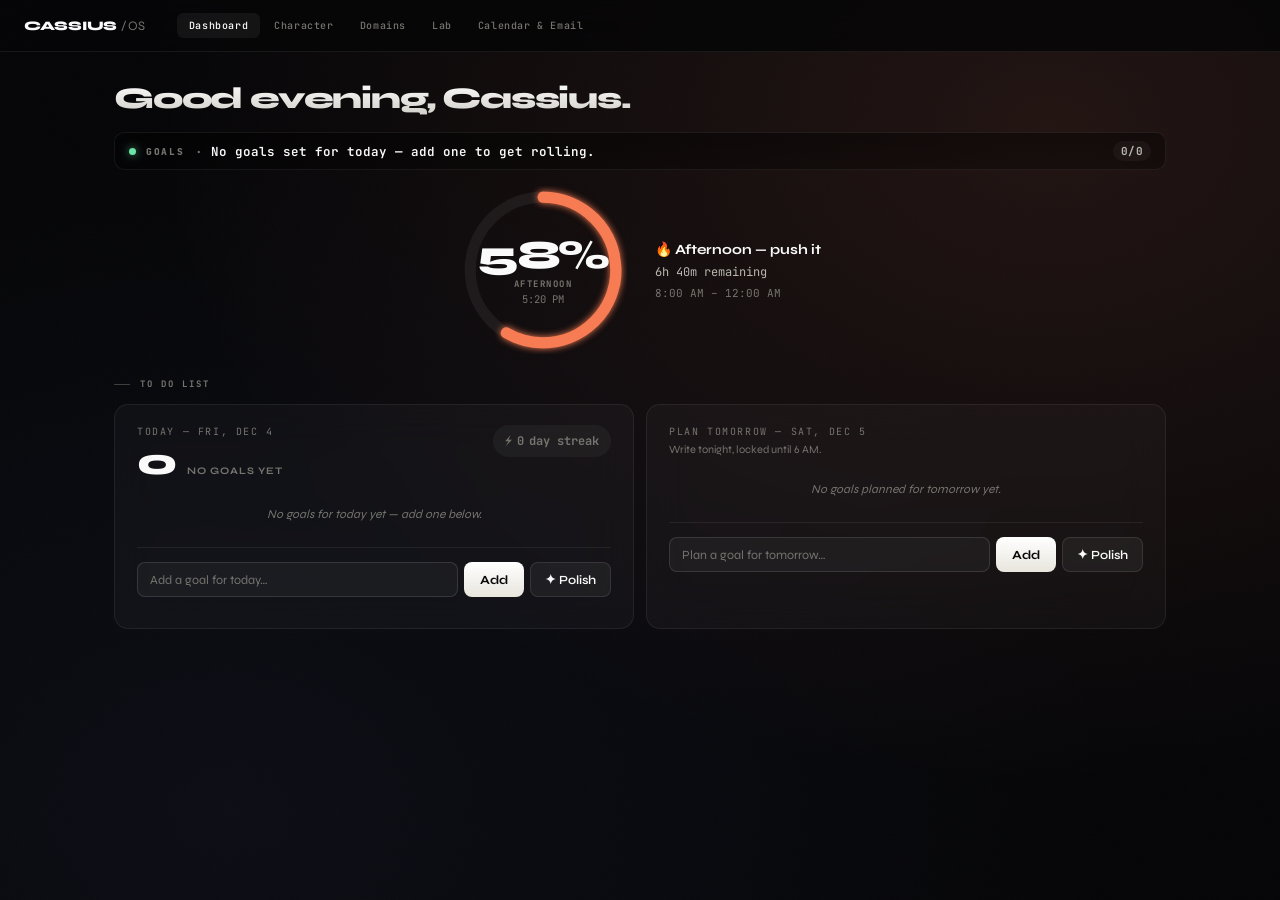
<file: dashboard.html>
<!DOCTYPE html>
<html lang="en">
<head>
<meta charset="UTF-8">
<meta name="viewport" content="width=device-width, initial-scale=1.0">
<title>Cassius OS</title>
<link rel="preconnect" href="https://fonts.googleapis.com">
<link rel="preconnect" href="https://fonts.gstatic.com" crossorigin>
<link href="https://fonts.googleapis.com/css2?family=Syne:wght@400;500;600;700;800&family=JetBrains+Mono:wght@300;400;500;600;700&display=swap" rel="stylesheet">
<style>
:root {
  --bg: #060608;
  --bg2: rgba(255,255,255,0.03);
  --bg3: rgba(255,255,255,0.055);
  --border: rgba(255,255,255,0.07);
  --border2: rgba(255,255,255,0.12);
  --text1: #FAFAFA;
  --text2: #B8B6B0;
  --text3: #76746E;
  --green: #6BE3A4;
  --yellow: #F2C063;
  --red: #FF6B6B;
  --blue: #7EB8F7;
  --display: 'Syne', sans-serif;
  --mono: 'JetBrains Mono', ui-monospace, monospace;
}
*,*::before,*::after{box-sizing:border-box;margin:0;padding:0}
body{background:var(--bg);color:var(--text1);font-family:var(--display);min-height:100vh;overflow-x:hidden}
body::before{content:'';position:fixed;inset:0;background:radial-gradient(ellipse at 82% 14%,rgba(224,118,88,0.13) 0%,transparent 60%),radial-gradient(ellipse at 18% 90%,rgba(100,120,200,0.07) 0%,transparent 60%);pointer-events:none;z-index:0}
body::after{content:'';position:fixed;inset:0;background-image:url("data:image/svg+xml,%3Csvg xmlns='http://www.w3.org/2000/svg' width='200' height='200'%3E%3Cfilter id='n'%3E%3CfeTurbulence type='fractalNoise' baseFrequency='0.65' numOctaves='3' stitchTiles='stitch'/%3E%3C/filter%3E%3Crect width='200' height='200' filter='url(%23n)' opacity='0.03'/%3E%3C/svg%3E");pointer-events:none;z-index:0;opacity:0.4}

.card{background:var(--bg2);border:0.5px solid var(--border);border-radius:14px;padding:20px 22px;backdrop-filter:blur(20px)}

.section-label{font-family:var(--mono);font-size:9px;font-weight:700;letter-spacing:0.22em;text-transform:uppercase;color:var(--text3);display:flex;align-items:center;gap:10px;margin-bottom:14px}
.section-label::before{content:'';display:block;width:16px;height:0.5px;background:var(--text3);opacity:0.5;flex-shrink:0}
.section-label::after{content:'';flex:1;height:0.5px;background:linear-gradient(90deg,rgba(255,255,255,0.07),transparent)}

/* NAV */
.nav{position:fixed;top:0;left:0;right:0;height:52px;background:rgba(6,6,8,0.85);backdrop-filter:blur(20px);border-bottom:0.5px solid var(--border);display:flex;align-items:center;padding:0 24px;z-index:100}
.nav-brand{font-size:13px;font-weight:800;letter-spacing:-0.02em;margin-right:32px;white-space:nowrap;flex-shrink:0}
.nav-brand .sep{color:var(--text3);font-weight:400}
.nav-tabs{display:flex;gap:2px;overflow-x:auto;scrollbar-width:none;flex:1}
.nav-tabs::-webkit-scrollbar{display:none}
.nav-tab{font-family:var(--mono);font-size:10px;font-weight:500;letter-spacing:0.06em;color:var(--text3);padding:6px 12px;border-radius:6px;cursor:pointer;border:none;background:transparent;white-space:nowrap;transition:color .15s,background .15s}
.nav-tab:hover{color:var(--text2);background:var(--bg2)}
.nav-tab.active{color:var(--text1);background:var(--bg3)}

/* PAGES */
.page{display:none;padding:80px 24px 64px;max-width:1100px;margin:0 auto;position:relative;z-index:1}
.page.active{display:block}

/* DASHBOARD */
.dash-title{font-size:30px;font-weight:800;letter-spacing:-0.04em;background:linear-gradient(180deg,#FFF 0%,#C7C4BC 120%);-webkit-background-clip:text;background-clip:text;-webkit-text-fill-color:transparent;margin-bottom:16px}

/* TICKER */
.ticker-row{margin-bottom:16px}
.goal-ticker{display:flex;align-items:center;gap:10px;padding:7px 14px;border-radius:10px;background:linear-gradient(180deg,rgba(0,0,0,0.42) 0%,rgba(0,0,0,0.30) 100%);border:0.5px solid var(--border);position:relative;overflow:hidden}
.goal-ticker-led{display:flex;align-items:center}
.goal-ticker-led-dot{width:7px;height:7px;border-radius:50%;background:var(--green);box-shadow:0 0 8px rgba(107,227,164,0.7);animation:ledpulse 1.6s ease-in-out infinite}
@keyframes ledpulse{0%,100%{opacity:1;transform:scale(1)}50%{opacity:0.45;transform:scale(0.85)}}
.goal-ticker-label{font-family:var(--mono);font-size:9.5px;font-weight:800;letter-spacing:0.18em;color:var(--text3);text-transform:uppercase}
.goal-ticker-stage{flex:1;height:22px;position:relative;overflow:hidden}
.goal-ticker-row{display:flex;align-items:center;gap:8px;height:22px;font-family:var(--mono);font-size:12.5px;font-weight:600;color:var(--text1);white-space:nowrap;position:absolute;width:100%}
.goal-ticker-meta{font-family:var(--mono);font-size:11px;font-weight:700;color:var(--text2);padding:3px 8px;border-radius:20px;background:rgba(255,255,255,0.04);letter-spacing:0.04em}
@keyframes ticker-leave{from{opacity:1;transform:translateY(0)}to{opacity:0;transform:translateY(-100%)}}
@keyframes ticker-enter{from{opacity:0;transform:translateY(100%)}to{opacity:1;transform:translateY(0)}}
.is-leaving{animation:ticker-leave 0.45s cubic-bezier(0.55,0,0.55,1) forwards}
.is-entering{animation:ticker-enter 0.45s cubic-bezier(0.22,1,0.36,1) forwards}

/* DAY RING */
.ring-container{display:flex;justify-content:center;align-items:center;gap:28px;flex-wrap:wrap;margin-bottom:24px}
.ring-svg-wrap{width:168px;height:168px;position:relative;flex-shrink:0}
.ring-svg-wrap svg{width:100%;height:100%}
.ring-center{position:absolute;inset:0;display:flex;flex-direction:column;align-items:center;justify-content:center}
.ring-pct{font-size:40px;font-weight:800;letter-spacing:-0.04em;font-variant-numeric:tabular-nums;line-height:1}
.ring-phase{font-family:var(--mono);font-size:9px;font-weight:700;letter-spacing:0.16em;text-transform:uppercase;color:var(--text3);margin-top:3px}
.ring-clock{font-family:var(--mono);font-size:10.5px;color:var(--text3);margin-top:2px}
.ring-info{max-width:260px;display:flex;flex-direction:column;gap:6px}
.ring-status{font-size:14px;font-weight:700}
.ring-remain{font-family:var(--mono);font-size:12px;color:var(--text2)}
.ring-range{font-family:var(--mono);font-size:11px;color:var(--text3)}

/* TWO-COL GRID */
.two-col{display:grid;grid-template-columns:1fr 1fr;gap:12px}
@media(max-width:720px){.two-col{grid-template-columns:1fr}}

/* GM CARD */
.gm-card{position:relative;overflow:hidden}
.gm-card-header{display:flex;justify-content:space-between;align-items:flex-start;flex-wrap:wrap;gap:10px;margin-bottom:14px}
.gm-eyebrow{font-family:var(--mono);font-size:10px;text-transform:uppercase;letter-spacing:0.16em;color:var(--text3);margin-bottom:5px}
.gm-progress-row{display:flex;align-items:baseline;gap:6px}
.gm-progress-num{font-size:38px;font-weight:800;letter-spacing:-0.045em;font-variant-numeric:tabular-nums;line-height:1}
.gm-progress-total{font-family:var(--mono);font-size:18px;color:var(--text3)}
.gm-progress-label{font-size:10px;font-weight:700;letter-spacing:0.1em;text-transform:uppercase;color:var(--text3)}
.gm-streak{display:inline-flex;align-items:center;gap:5px;padding:7px 11px;border-radius:30px;background:rgba(255,255,255,0.04);font-family:var(--mono);font-size:12px;font-weight:700;color:var(--text3);border:1px solid transparent;white-space:nowrap}
.gm-streak.active{background:rgba(242,192,99,0.1);color:var(--yellow);border-color:rgba(242,192,99,0.32)}
.gm-bar{display:flex;gap:4px;height:6px;margin-bottom:14px}
.gm-bar:empty{display:none}
.gm-bar-seg{flex:1;border-radius:3px;background:var(--bg3);transition:background .3s}
.gm-bar-seg-done{background:var(--green);box-shadow:0 0 6px rgba(107,227,164,0.4)}
.gm-all-done{background:radial-gradient(ellipse at 50% -20%,rgba(107,227,164,0.08) 0%,transparent 60%),var(--bg2)}
.gm-all-done .gm-progress-num{color:var(--green)!important;-webkit-text-fill-color:var(--green)!important}
.gm-all-done .gm-progress-label{color:var(--green)!important}
.gm-card-tomorrow .gm-progress-row{display:none}

/* GOAL LIST */
.goal-list{list-style:none}
.goal-item{display:flex;align-items:center;gap:10px;padding:10px 12px;margin-bottom:5px;background:rgba(255,255,255,0.03);border:0.5px solid var(--border);border-radius:10px;transition:background .15s;cursor:default}
.goal-item:hover{background:rgba(255,255,255,0.05)}
.goal-item.done{opacity:0.45;background:rgba(107,227,164,0.04)}
.goal-item.done .goal-text{text-decoration:line-through;text-decoration-color:rgba(255,255,255,0.4)}
.goal-item.queued{background:rgba(242,192,99,0.10);box-shadow:inset 3px 0 0 0 var(--yellow)}
.goal-item.queued .goal-text{color:#FFE2A8}
@keyframes queue-flash{0%{background:rgba(242,192,99,0.32);transform:scale(1.015)}100%{background:rgba(242,192,99,0.10);transform:scale(1)}}
.queue-flashing{animation:queue-flash 0.48s ease-out}

.drag-handle{font-size:14px;opacity:0;cursor:grab;letter-spacing:-2px;color:var(--text3);transition:opacity .15s;user-select:none;flex-shrink:0}
.goal-item:hover .drag-handle{opacity:1}

.goal-check-wrap{position:relative;width:20px;height:20px;flex-shrink:0;cursor:pointer}
.goal-check-wrap input[type=checkbox]{position:absolute;inset:0;opacity:0;cursor:pointer;z-index:2;width:100%;height:100%;margin:0}
.goal-check-box{position:absolute;inset:0;border-radius:6px;border:1.5px solid var(--border2);background:rgba(255,255,255,0.03);transition:all .2s;display:flex;align-items:center;justify-content:center}
.goal-check-box::after{content:'';display:none;width:5px;height:9px;border:2px solid #0A0A0B;border-top:none;border-left:none;transform:rotate(45deg) translateY(-1px)}
.goal-check-wrap input:checked~.goal-check-box{background:var(--green);border-color:var(--green);box-shadow:0 0 12px rgba(107,227,164,0.4)}
.goal-check-wrap input:checked~.goal-check-box::after{display:block;animation:checkmark .2s cubic-bezier(0.34,1.56,0.64,1) forwards}
@keyframes checkmark{from{transform:rotate(45deg) scale(0) translateY(-1px)}to{transform:rotate(45deg) scale(1) translateY(-1px)}}

.goal-text{flex:1;font-size:12.5px;font-weight:500;outline:none;word-break:break-word;min-width:0}
.goal-text[contenteditable=true]{background:rgba(255,255,255,0.04);border-radius:4px;padding:2px 6px}

.goal-queue-btn,.goal-delete-btn{background:none;border:none;cursor:pointer;padding:2px 4px;border-radius:4px;transition:all .15s;font-size:13px;flex-shrink:0}
.goal-queue-btn{color:var(--text3);opacity:0.55}
.goal-queue-btn.active{color:var(--yellow);filter:drop-shadow(0 0 4px rgba(242,192,99,0.65));opacity:1}
.goal-delete-btn{color:var(--text3);opacity:0;transition:opacity .15s,color .15s}
.goal-item:hover .goal-delete-btn{opacity:1}
.goal-delete-btn:hover{color:var(--red)}

.goal-empty{font-size:12px;color:var(--text3);font-style:italic;padding:12px 0;text-align:center}
.show-more-btn{width:100%;background:none;border:0.5px dashed var(--border2);border-radius:8px;padding:8px;color:var(--text3);font-family:var(--mono);font-size:10px;cursor:pointer;margin-top:6px;transition:color .15s}
.show-more-btn:hover{color:var(--text2)}
.gm-push-btn{width:100%;background:none;border:0.5px dashed var(--border);border-radius:8px;padding:8px;color:var(--text3);font-family:var(--mono);font-size:10px;cursor:pointer;margin-top:8px;transition:color .15s}
.gm-push-btn:hover{color:var(--text1)}

/* INPUTS / BUTTONS */
.gm-input-wrap{display:flex;gap:6px;margin-top:14px;padding-top:14px;border-top:0.5px solid var(--border);flex-wrap:wrap}
.glass-input{flex:1;background:rgba(255,255,255,0.04);border:0.5px solid var(--border2);border-radius:8px;padding:9px 12px;color:var(--text1);font-family:var(--display);font-size:12.5px;outline:none;min-width:100px}
.glass-input::placeholder{color:var(--text3)}
.glass-input:focus{border-color:rgba(255,255,255,0.2)}
.glass-select{background:rgba(255,255,255,0.04);border:0.5px solid var(--border2);border-radius:8px;padding:9px 12px;color:var(--text1);font-family:var(--display);font-size:12.5px;outline:none;cursor:pointer}
.glass-select option{background:#1a1a1e}
.btn-primary{background:linear-gradient(180deg,#FFF 0%,#E8E5DD 100%);color:#0A0A0B;font-weight:700;padding:9px 16px;border-radius:8px;border:none;cursor:pointer;font-family:var(--display);font-size:12.5px;transition:transform .1s;white-space:nowrap}
.btn-primary:hover{transform:translateY(-1px)}
.btn-glass{background:rgba(255,255,255,0.05);border:0.5px solid rgba(255,255,255,0.1);border-radius:8px;color:var(--text1);font-weight:600;padding:9px 14px;cursor:pointer;font-family:var(--display);font-size:12.5px;transition:background .15s;white-space:nowrap}
.btn-glass:hover{background:rgba(255,255,255,0.08)}
.polish-status{font-family:var(--mono);font-size:10px;color:var(--text3);width:100%;margin-top:5px}

/* CHARACTER */
.char-header{display:flex;justify-content:space-between;align-items:center;flex-wrap:wrap;gap:16px;padding-bottom:24px;border-bottom:0.5px solid var(--border);margin-bottom:24px}
.char-header-left{display:flex;align-items:center;gap:16px}
.char-avatar{width:64px;height:64px;border-radius:12px;background:var(--bg3);border:0.5px solid var(--border2);display:flex;align-items:center;justify-content:center;font-size:24px;font-weight:800;flex-shrink:0}
.char-name{font-size:30px;font-weight:800;letter-spacing:-0.04em;margin-bottom:4px}
.char-class{font-family:var(--mono);font-size:10px;font-weight:700;letter-spacing:0.2em;text-transform:uppercase;color:var(--text3)}
.char-stats{display:flex;gap:20px;flex-wrap:wrap}
.char-stat-pill{display:flex;flex-direction:column;align-items:center;gap:4px}
.char-stat-label{font-family:var(--mono);font-size:9px;font-weight:700;letter-spacing:0.16em;text-transform:uppercase;color:var(--text3)}
.char-stat-value{font-size:22px;font-weight:800;letter-spacing:-0.03em}

.attrs-grid{display:grid;grid-template-columns:repeat(4,1fr);gap:10px;margin-bottom:24px}
@media(max-width:720px){.attrs-grid{grid-template-columns:repeat(2,1fr)}}
.attr-card{background:var(--bg2);border:0.5px solid var(--border);border-radius:10px;padding:14px 16px}
.attr-label{font-family:var(--mono);font-size:9px;font-weight:700;letter-spacing:0.16em;text-transform:uppercase;color:var(--text3);margin-bottom:6px}
.attr-value{font-size:26px;font-weight:800;letter-spacing:-0.03em;margin-bottom:8px}
.bar-wrap{height:2px;background:rgba(255,255,255,0.06);border-radius:2px;overflow:hidden}
.bar-fill{height:100%;border-radius:2px;transition:width .5s ease}

.domains-grid{display:grid;grid-template-columns:repeat(2,1fr);gap:8px;margin-bottom:24px}
@media(max-width:720px){.domains-grid{grid-template-columns:1fr}}
.domain-card{background:var(--bg2);border:0.5px solid var(--border);border-radius:12px;padding:16px 18px;cursor:pointer;transition:background .15s;overflow:hidden}
.domain-card:hover{background:var(--bg3)}
.domain-header{display:flex;justify-content:space-between;align-items:center;margin-bottom:10px}
.domain-name{font-size:13px;font-weight:700}
.domain-level{font-family:var(--mono);font-size:11px;font-weight:700}
.domain-meta{display:flex;justify-content:space-between;align-items:center}
.domain-tag{font-family:var(--mono);font-size:8.5px;font-weight:700;letter-spacing:0.12em;text-transform:uppercase;color:var(--text3)}
.domain-xp{font-family:var(--mono);font-size:10px;color:var(--text3)}
.skill-list{display:none;margin-top:12px;padding-top:12px;border-top:0.5px solid var(--border);list-style:none}
.domain-card.expanded .skill-list{display:block}
.skill-row{display:flex;align-items:center;gap:8px;padding:5px 0}
.skill-dot{width:5px;height:5px;border-radius:50%;flex-shrink:0}
.skill-name{flex:1;font-size:11px;color:var(--text2)}
.skill-bar-wrap{width:70px;height:1.5px;background:rgba(255,255,255,0.06);border-radius:2px;overflow:hidden;flex-shrink:0}
.skill-xp-input{width:44px;background:rgba(255,255,255,0.04);border:0.5px solid var(--border);border-radius:4px;color:var(--text2);font-family:var(--mono);font-size:10px;padding:2px 4px;text-align:right;outline:none;flex-shrink:0}
.skill-xp-input:focus{border-color:rgba(255,255,255,0.2)}

.developing-grid{display:grid;grid-template-columns:repeat(3,1fr);gap:8px;margin-bottom:24px}
@media(max-width:720px){.developing-grid{grid-template-columns:1fr}}
.dev-card{background:var(--bg2);border:0.5px solid var(--border);border-radius:10px;padding:14px 16px}
.dev-skill{font-size:12px;font-weight:700;margin-bottom:4px}
.dev-domain{font-family:var(--mono);font-size:9px;font-weight:700;letter-spacing:0.14em;text-transform:uppercase;color:var(--text3);margin-bottom:8px}

.bible-card{border-left:2px solid rgba(255,255,255,0.1)!important;padding-left:20px!important;margin-bottom:24px}
.bible-quote{font-size:14px;font-style:italic;color:var(--text2);line-height:1.7;margin-bottom:8px}
.bible-ref{font-family:var(--mono);font-size:9px;font-weight:700;letter-spacing:0.18em;text-transform:uppercase;color:var(--text3)}

.hevy-row{display:flex;align-items:center;gap:8px;flex-wrap:wrap}
.hevy-input{flex:1;min-width:180px;background:rgba(255,255,255,0.04);border:0.5px solid var(--border2);border-radius:8px;padding:8px 12px;color:var(--text1);font-family:var(--mono);font-size:12px;outline:none}
.hevy-input:focus{border-color:rgba(255,255,255,0.2)}
.hevy-status{font-family:var(--mono);font-size:10px;color:var(--text3)}

/* PAGES GENERAL */
.page-title{font-size:26px;font-weight:800;letter-spacing:-0.04em;margin-bottom:6px}
.page-subtitle{font-family:var(--mono);font-size:11px;color:var(--text3);margin-bottom:28px}
.empty-state{text-align:center;font-family:var(--mono);font-size:11px;color:var(--text3);padding:32px 16px}

/* PROJECTS */
.projects-grid{display:grid;grid-template-columns:repeat(2,1fr);gap:12px;margin-bottom:24px}
@media(max-width:720px){.projects-grid{grid-template-columns:1fr}}
.project-card{background:var(--bg2);border:0.5px solid var(--border);border-radius:12px;padding:16px 18px}
.project-card-header{display:flex;align-items:center;gap:8px;margin-bottom:8px;flex-wrap:wrap}
.project-name{font-size:13px;font-weight:700;flex:1}
.domain-badge{font-family:var(--mono);font-size:8.5px;font-weight:700;letter-spacing:0.1em;text-transform:uppercase;padding:3px 8px;border-radius:20px}
.project-desc{font-size:11px;color:var(--text2);line-height:1.5;margin-bottom:10px}
.project-progress-row{display:flex;align-items:center;gap:10px;margin-bottom:8px}
.project-pct{font-family:var(--mono);font-size:11px;color:var(--text2);flex-shrink:0}
.project-bar-wrap{flex:1;height:3px;background:rgba(255,255,255,0.06);border-radius:3px;overflow:hidden}
.project-meta{font-family:var(--mono);font-size:10px;color:var(--text3);display:flex;gap:12px;flex-wrap:wrap}
.delete-btn{background:none;border:none;color:var(--text3);cursor:pointer;font-size:16px;padding:2px 4px;border-radius:4px;transition:color .15s;line-height:1}
.delete-btn:hover{color:var(--red)}

.add-project-form{background:rgba(255,255,255,0.025);border:0.5px solid var(--border);border-radius:14px;padding:20px 22px}
.form-row{display:flex;gap:8px;margin-bottom:8px;flex-wrap:wrap}

/* EXPERIMENTS */
.experiments-grid{display:grid;grid-template-columns:repeat(2,1fr);gap:12px;margin-bottom:24px}
@media(max-width:720px){.experiments-grid{grid-template-columns:1fr}}
.exp-card{background:var(--bg2);border:0.5px solid var(--border);border-radius:12px;padding:16px 18px}
.exp-card-header{display:flex;align-items:center;gap:8px;margin-bottom:8px;flex-wrap:wrap}
.exp-name{font-size:13px;font-weight:700;flex:1}
.status-badge{font-family:var(--mono);font-size:8.5px;font-weight:700;letter-spacing:0.1em;text-transform:uppercase;padding:3px 8px;border-radius:20px}
.status-active{background:rgba(107,227,164,0.1);color:var(--green);border:0.5px solid rgba(107,227,164,0.2)}
.status-completed{background:rgba(126,184,247,0.1);color:var(--blue);border:0.5px solid rgba(126,184,247,0.2)}
.status-paused{background:rgba(242,192,99,0.1);color:var(--yellow);border:0.5px solid rgba(242,192,99,0.2)}
.exp-hypothesis{font-size:11px;color:var(--text2);font-style:italic;line-height:1.5;margin-bottom:8px}
.exp-meta{font-family:var(--mono);font-size:10px;color:var(--text3);margin-bottom:10px;display:flex;gap:12px;flex-wrap:wrap}
.exp-toggle{width:100%;background:none;border:0.5px dashed var(--border2);border-radius:8px;padding:7px;color:var(--text3);font-family:var(--mono);font-size:10px;cursor:pointer;transition:color .15s}
.exp-toggle:hover{color:var(--text2)}
.exp-log{display:none;margin-top:10px}
.exp-log.open{display:block}
.log-entry{padding:8px 0;border-bottom:0.5px solid var(--border)}
.log-date{font-family:var(--mono);font-size:9px;color:var(--text3);margin-bottom:3px}
.log-note{font-size:11px;color:var(--text2);line-height:1.5}
.log-add-row{display:flex;gap:6px;margin-top:10px}

/* CALENDAR */
.connect-btn{width:100%;background:rgba(255,255,255,0.04);border:0.5px solid var(--border2);border-radius:10px;padding:14px 18px;color:var(--text1);cursor:pointer;display:flex;align-items:center;gap:12px;margin-bottom:10px;transition:background .15s;text-align:left}
.connect-btn:hover{background:rgba(255,255,255,0.07)}
.connect-icon{font-size:18px;flex-shrink:0}
.connect-label{flex:1;font-size:13px;font-weight:600}
.connect-status-text{font-family:var(--mono);font-size:11px;color:var(--text3)}
.connected-badge{display:none;align-items:center;gap:4px;font-family:var(--mono);font-size:10px;font-weight:700;color:var(--green)}
.connected-badge::before{content:'●';font-size:8px}
.connected-badge.show{display:flex}
.loading-text{font-family:var(--mono);font-size:11px;color:var(--text3);padding:16px 0}

input[type=number]::-webkit-inner-spin-button,
input[type=number]::-webkit-outer-spin-button{opacity:0.5}
</style>
</head>
<body>

<nav class="nav">
  <div class="nav-brand">CASSIUS <span class="sep">/ OS</span></div>
  <div class="nav-tabs">
    <button class="nav-tab active" onclick="showPage('dashboard',this)">Dashboard</button>
    <button class="nav-tab" onclick="showPage('character',this)">Character</button>
    <button class="nav-tab" onclick="showPage('domains',this)">Domains</button>
    <button class="nav-tab" onclick="showPage('lab',this)">Lab</button>
    <button class="nav-tab" onclick="showPage('calendar',this)">Calendar &amp; Email</button>
  </div>
</nav>

<!-- PAGE: DASHBOARD -->
<div id="page-dashboard" class="page active">
  <h1 class="dash-title" id="dashTitle">Good morning, Cassius.</h1>

  <div class="ticker-row">
    <div class="goal-ticker" id="goalTicker" aria-live="polite" aria-atomic="true">
      <div class="goal-ticker-led"><span class="goal-ticker-led-dot"></span></div>
      <div class="goal-ticker-label">GOALS</div>
      <div class="goal-ticker-stage" id="goalTickerStage">
        <div class="goal-ticker-row">
          <span class="goal-ticker-status" style="color:var(--text3)">·</span>
          <span class="goal-ticker-text">Loading…</span>
        </div>
      </div>
      <div class="goal-ticker-meta" id="goalTickerMeta">0/0</div>
    </div>
  </div>

  <div class="ring-container">
    <div class="ring-svg-wrap">
      <svg viewBox="0 0 120 120" xmlns="http://www.w3.org/2000/svg">
        <defs>
          <filter id="glow" x="-50%" y="-50%" width="200%" height="200%">
            <feGaussianBlur stdDeviation="2.5" result="blur"/>
            <feMerge><feMergeNode in="blur"/><feMergeNode in="SourceGraphic"/></feMerge>
          </filter>
        </defs>
        <circle cx="60" cy="60" r="52" fill="none" stroke="rgba(255,255,255,0.06)" stroke-width="8"/>
        <circle id="ringFill" cx="60" cy="60" r="52" fill="none" stroke="#6BE3A4" stroke-width="8"
          stroke-linecap="round" transform="rotate(-90 60 60)" filter="url(#glow)"
          style="transition:stroke-dasharray 0.7s cubic-bezier(0.22,1,0.36,1),stroke-dashoffset 0.7s cubic-bezier(0.22,1,0.36,1),stroke 0.7s"/>
      </svg>
      <div class="ring-center">
        <div class="ring-pct" id="ringPct">—</div>
        <div class="ring-phase" id="ringPhase">SLEEPING</div>
        <div class="ring-clock" id="ringClock">—</div>
      </div>
    </div>
    <div class="ring-info">
      <div class="ring-status" id="ringStatus">😴 Still sleeping</div>
      <div class="ring-remain" id="ringRemain">Loading…</div>
      <div class="ring-range">8:00 AM – 12:00 AM</div>
    </div>
  </div>

  <div class="section-label">To Do List</div>

  <div class="two-col">
    <!-- TODAY -->
    <div class="card gm-card" id="todayCard">
      <div class="gm-card-header">
        <div>
          <div class="gm-eyebrow" id="todayLabel">Today</div>
          <div class="gm-progress-row">
            <span class="gm-progress-num" id="gmProgressNum">0</span>
            <span class="gm-progress-total" id="gmProgressTotal"></span>
            <span class="gm-progress-label" id="gmProgressLabel">no goals yet</span>
          </div>
        </div>
        <div id="gmStreak" class="gm-streak">⚡ <span id="gmStreakNum">0</span> day streak</div>
      </div>
      <div class="gm-bar" id="gmBar"></div>
      <ul class="goal-list" id="goalList"></ul>
      <div class="goal-empty" id="emptyState">No goals for today yet — add one below.</div>
      <button class="gm-push-btn" id="gmPushBtn" style="display:none">Push remaining to tomorrow →</button>
      <div class="gm-input-wrap">
        <input class="glass-input" id="goalInput" type="text" placeholder="Add a goal for today…">
        <button class="btn-primary" id="goalAddBtn">Add</button>
        <button class="btn-glass" id="goalPolishBtn">✦ Polish</button>
        <div class="polish-status" id="polishStatus"></div>
      </div>
    </div>

    <!-- TOMORROW -->
    <div class="card gm-card gm-card-tomorrow" id="tomorrowCard">
      <div class="gm-card-header">
        <div>
          <div class="gm-eyebrow" id="tomorrowLabel">Plan Tomorrow</div>
          <div style="font-size:11px;color:var(--text3);margin-top:2px">Write tonight, locked until 6 AM.</div>
        </div>
        <span id="gmTomorrowCount" style="font-family:var(--mono);font-size:10px;color:var(--text3)"></span>
      </div>
      <ul class="goal-list" id="tomorrowList"></ul>
      <div class="goal-empty" id="tomorrowEmpty">No goals planned for tomorrow yet.</div>
      <div class="gm-input-wrap">
        <input class="glass-input" id="tomorrowInput" type="text" placeholder="Plan a goal for tomorrow…">
        <button class="btn-primary" id="tomorrowAddBtn">Add</button>
        <button class="btn-glass" id="tomorrowPolishBtn">✦ Polish</button>
        <div class="polish-status" id="tomorrowStatus"></div>
      </div>
    </div>
  </div>
</div>

<!-- PAGE: CHARACTER -->
<div id="page-character" class="page">
  <div id="characterPageContent"></div>
</div>

<!-- PAGE: DOMAINS -->
<div id="page-domains" class="page">
  <div class="page-title">Domains &amp; Projects</div>
  <div class="page-subtitle">Track projects that build your domains over time.</div>
  <div class="section-label">Projects</div>
  <div class="projects-grid" id="projectsGrid"></div>
  <div class="section-label">New Project</div>
  <div class="add-project-form">
    <div class="form-row">
      <input class="glass-input" id="projName" type="text" placeholder="Project name…" style="flex:2">
      <select class="glass-select" id="projDomain"></select>
    </div>
    <div class="form-row">
      <input class="glass-input" id="projDesc" type="text" placeholder="Description…" style="flex:1">
    </div>
    <div class="form-row">
      <input class="glass-input" id="projProgress" type="number" min="0" max="100" placeholder="Progress %" style="width:110px;flex:none">
      <input class="glass-input" id="projDeadline" type="date" style="flex:1">
      <button class="btn-primary" onclick="addProject()">Add Project</button>
    </div>
  </div>
</div>

<!-- PAGE: LAB -->
<div id="page-lab" class="page">
  <div class="page-title">Lab &amp; Experiments</div>
  <div class="page-subtitle">Track what you're testing and whether it actually works.</div>
  <div class="section-label">Experiments</div>
  <div class="experiments-grid" id="experimentsGrid"></div>
  <div class="section-label">New Experiment</div>
  <div class="add-project-form">
    <div class="form-row">
      <input class="glass-input" id="expName" type="text" placeholder="Experiment name…" style="flex:2">
      <select class="glass-select" id="expStatus">
        <option value="Active">Active</option>
        <option value="Completed">Completed</option>
        <option value="Paused">Paused</option>
      </select>
    </div>
    <div class="form-row">
      <input class="glass-input" id="expHyp" type="text" placeholder="Hypothesis…" style="flex:1">
    </div>
    <div class="form-row">
      <input class="glass-input" id="expStart" type="date" style="flex:1">
      <input class="glass-input" id="expDuration" type="text" placeholder="Duration (e.g. 30 days)" style="flex:1">
      <button class="btn-primary" onclick="addExperiment()">Start Experiment</button>
    </div>
  </div>
</div>

<!-- PAGE: CALENDAR & EMAIL -->
<div id="page-calendar" class="page">
  <div class="page-title">Calendar &amp; Email</div>
  <div class="page-subtitle">Connect your Google account to pull in live data.</div>
  <div style="max-width:420px;margin-bottom:24px">
    <button class="connect-btn" onclick="connectCalendar()">
      <span class="connect-icon">📅</span>
      <span class="connect-label">Google Calendar</span>
      <span class="connected-badge" id="calConnectedBadge">Connected</span>
      <span class="connect-status-text" id="calConnectLabel">Connect →</span>
    </button>
    <button class="connect-btn" onclick="connectGmail()">
      <span class="connect-icon">✉️</span>
      <span class="connect-label">Gmail</span>
      <span class="connected-badge" id="gmailConnectedBadge">Connected</span>
      <span class="connect-status-text" id="gmailConnectLabel">Connect →</span>
    </button>
  </div>
  <div class="two-col">
    <div>
      <div class="section-label">Today's Events</div>
      <div id="calEventsContainer"><div class="loading-text">Connect Google Calendar to see events.</div></div>
    </div>
    <div>
      <div class="section-label">Recent Emails</div>
      <div id="gmailContainer"><div class="loading-text">Connect Gmail to see emails.</div></div>
    </div>
  </div>
</div>

<script>
// ── API Key ──────────────────────────────────────────────────────────────────
const ANTHROPIC_API_KEY = '';

// ── Domains Data ─────────────────────────────────────────────────────────────
const DOMAINS_DATA = [
  { id:'body',    name:'Body & Training',          color:'#E8A87C', tag:'Physical',
    skills:['Strength Training','Mobility & Flexibility','Cardiovascular Endurance','Nutrition & Diet','Sleep Optimization','Body Composition','Recovery Protocols'] },
  { id:'mind',    name:'Mind & Philosophy',         color:'#A78BFA', tag:'Cognitive',
    skills:['Stoic Practice','Critical Thinking','Deep Focus','Memory & Retention','Intellectual Curiosity','Logical Reasoning','Mental Resilience'] },
  { id:'faith',   name:'Faith',                     color:'#93C5FD', tag:'Spiritual',
    skills:['Scripture Study','Prayer Discipline','Theological Understanding','Discernment','Community & Service','Spiritual Warfare','Gratitude Practice'] },
  { id:'wealth',  name:'Wealth',                    color:'#6BE3A4', tag:'Financial',
    skills:['Financial Literacy','Investing','Business Building','Income Streams','Sales & Negotiation','Asset Management','Frugality & Discipline'] },
  { id:'writing', name:'Writing & Communication',   color:'#F2C063', tag:'Expression',
    skills:['Prose Craft','Persuasive Writing','Rhetoric & Oratory','Storytelling','Active Listening','Non-verbal Communication','Content Strategy'] },
  { id:'psych',   name:'Psychology & People',       color:'#F472B6', tag:'Social',
    skills:['Emotional Intelligence','Human Behavior','Influence & Persuasion','Conflict Resolution','Leadership','Empathy','Social Dynamics'] },
  { id:'history', name:'History & Strategy',        color:'#FB923C', tag:'Strategic',
    skills:['Military History','Political Theory','Strategic Thinking','Pattern Recognition','Geopolitics','Ancient Civilizations','Decision Making'] },
  { id:'art',     name:'Art & Culture',             color:'#34D399', tag:'Aesthetic',
    skills:['Visual Aesthetics','Music Appreciation','Literature','Film & Cinema','Architecture','Cultural Literacy','Creative Expression'] }
];

const ATTRS_MAP = [
  { label:'Strength',  domain:'body' },
  { label:'Intellect', domain:'mind' },
  { label:'Faith',     domain:'faith' },
  { label:'Wealth',    domain:'wealth' },
  { label:'Charisma',  domain:'writing' },
  { label:'Wisdom',    domain:'psych' },
  { label:'Strategy',  domain:'history' },
  { label:'Culture',   domain:'art' },
];

const BIBLE_VERSES = [
  { ref:'Philippians 4:13',    text:'"I can do all things through Christ who strengthens me."' },
  { ref:'2 Timothy 1:7',       text:'"For God gave us a spirit not of fear but of power and love and self-control."' },
  { ref:'Proverbs 3:5',        text:'"Trust in the Lord with all your heart and lean not on your own understanding."' },
  { ref:'Joshua 1:9',          text:'"Be strong and courageous. Do not be afraid; do not be discouraged."' },
  { ref:'Psalm 23:1',          text:'"The Lord is my shepherd; I shall not want."' },
  { ref:'Matthew 7:7',         text:'"Ask and it will be given to you; seek and you will find."' },
  { ref:'2 Corinthians 5:7',   text:'"For we walk by faith, not by sight."' },
];

// ── Storage ──────────────────────────────────────────────────────────────────
function storeGet(key) {
  try { return JSON.parse(localStorage.getItem(key)); } catch(e) { return null; }
}
function storeSet(key, val) {
  localStorage.setItem(key, JSON.stringify(val));
  window.dispatchEvent(new CustomEvent('goals-changed'));
}
function storeDelete(key) { localStorage.removeItem(key); }
function storeListKeys(pfx) {
  const out = [];
  for (let i = 0; i < localStorage.length; i++) {
    const k = localStorage.key(i);
    if (k && k.startsWith(pfx)) out.push(k);
  }
  return out;
}

// ── Date Logic ───────────────────────────────────────────────────────────────
function getActiveDateString() {
  const now = new Date();
  if (now.getHours() < 6) now.setDate(now.getDate() - 1);
  return now.toISOString().slice(0, 10);
}
function getTomorrowDateString() {
  const now = new Date();
  if (now.getHours() < 6) return now.toISOString().slice(0, 10);
  const t = new Date(now);
  t.setDate(t.getDate() + 1);
  return t.toISOString().slice(0, 10);
}
function formatDate(str) {
  const [y, m, d] = str.split('-').map(Number);
  const date = new Date(y, m - 1, d);
  const days   = ['Sun','Mon','Tue','Wed','Thu','Fri','Sat'];
  const months = ['Jan','Feb','Mar','Apr','May','Jun','Jul','Aug','Sep','Oct','Nov','Dec'];
  return `${days[date.getDay()]}, ${months[date.getMonth()]} ${date.getDate()}`;
}
function todayISOStr() { return new Date().toISOString().slice(0, 10); }

// ── Rollover ─────────────────────────────────────────────────────────────────
function doRollover() {
  const activeDate = getActiveDateString();
  const oldKeys = storeListKeys('goals:').filter(k => k.slice(6) < activeDate);
  if (!oldKeys.length) return;
  const todayKey = 'goals:' + activeDate;
  const todayGoals = storeGet(todayKey) || [];
  const seen = new Set(todayGoals.map(g => g.text.trim().toLowerCase()));
  let changed = false;
  oldKeys.sort().forEach(k => {
    const goals = storeGet(k) || [];
    goals.filter(g => !g.done).forEach(g => {
      const norm = g.text.trim().toLowerCase();
      if (!seen.has(norm)) { todayGoals.push({ text: g.text, done: false }); seen.add(norm); changed = true; }
    });
    storeDelete(k);
  });
  if (changed) localStorage.setItem(todayKey, JSON.stringify(todayGoals));
}

// ── Streak ───────────────────────────────────────────────────────────────────
function doStreak() {
  const state = storeGet('goal_streak_v1') || { count: 0, lastProcessedDate: null };
  const activeDate = getActiveDateString();
  const keys = storeListKeys('goals:').filter(k => k.slice(6) < activeDate).sort();
  const toProcess = state.lastProcessedDate ? keys.filter(k => k.slice(6) > state.lastProcessedDate) : keys;
  toProcess.forEach(k => {
    const goals = storeGet(k) || [];
    if (!goals.length) return;
    state.count = goals.every(g => g.done) ? state.count + 1 : 0;
    state.lastProcessedDate = k.slice(6);
  });
  localStorage.setItem('goal_streak_v1', JSON.stringify(state));
  return state.count;
}

// ── Day Ring ─────────────────────────────────────────────────────────────────
const SUN_PAL = [
  [255,216,158],[255,205,121],[255,227,143],[255,183,106],
  [255,149,89],[243,111,79],[226,93,122],[123,91,176],[47,58,102]
];
function lerpColor(a, b, t) { return a.map((v,i) => Math.round(v + (b[i]-v)*t)); }
function sunColor(pct) {
  const t = pct / 100 * (SUN_PAL.length - 1);
  const lo = Math.floor(t), hi = Math.min(lo+1, SUN_PAL.length-1);
  const [r,g,b] = lerpColor(SUN_PAL[lo], SUN_PAL[hi], t - lo);
  return `rgb(${r},${g},${b})`;
}
function fmtClock(d) {
  let h = d.getHours(); const m = String(d.getMinutes()).padStart(2,'0');
  const ap = h >= 12 ? 'PM' : 'AM'; h = h % 12 || 12;
  return `${h}:${m} ${ap}`;
}
function updateDayBar() {
  const now = new Date();
  const h = now.getHours() + now.getMinutes()/60;
  const C = 2*Math.PI*52;
  const ring = document.getElementById('ringFill');
  const pctEl = document.getElementById('ringPct');
  const phaseEl = document.getElementById('ringPhase');
  const clockEl = document.getElementById('ringClock');
  const statusEl = document.getElementById('ringStatus');
  const remainEl = document.getElementById('ringRemain');
  const titleEl = document.getElementById('dashTitle');
  ring.style.strokeDasharray = C;
  clockEl.textContent = fmtClock(now);
  if (titleEl) {
    if (h < 12) titleEl.textContent = 'Good morning, Cassius.';
    else if (h < 17) titleEl.textContent = 'Good afternoon, Cassius.';
    else titleEl.textContent = 'Good evening, Cassius.';
  }
  if (h < 8) {
    ring.style.strokeDashoffset = C; ring.style.stroke = '#4D4B47';
    pctEl.textContent = '—'; phaseEl.textContent = 'SLEEPING';
    statusEl.textContent = '😴 Still sleeping';
    const mins = Math.round((8 - h)*60);
    remainEl.textContent = `${Math.floor(mins/60)}h ${mins%60}m until wake-up`;
  } else if (h >= 24) {
    ring.style.strokeDashoffset = 0; ring.style.stroke = '#E25D7A';
    pctEl.textContent = '100%'; phaseEl.textContent = 'PAST BEDTIME';
    statusEl.textContent = '⚠️ Past bedtime'; remainEl.textContent = 'Sleep!';
  } else {
    const pct = (h - 8) / 16 * 100;
    ring.style.strokeDashoffset = C * (1 - pct/100);
    ring.style.stroke = sunColor(pct);
    pctEl.textContent = Math.round(pct) + '%';
    let phase, status;
    if (pct < 25)      { phase='MORNING';   status='☀️ Morning — fresh start'; }
    else if (pct < 50) { phase='MIDDAY';    status='⚡ Midday — keep moving'; }
    else if (pct < 75) { phase='AFTERNOON'; status='🔥 Afternoon — push it'; }
    else if (pct < 90) { phase='EVENING';   status='⏳ Evening — wrap up'; }
    else               { phase='BEDTIME';   status='🌙 Bedtime soon'; }
    phaseEl.textContent = phase; statusEl.textContent = status;
    const rem = 24 - h;
    remainEl.textContent = `${Math.floor(rem)}h ${Math.round((rem%1)*60)}m remaining`;
  }
}

// ── Ticker ───────────────────────────────────────────────────────────────────
let tickerInterval = null, cycleIdx = 0, firstTick = true;

function getTickerData() {
  const goals = storeGet('goals:' + getActiveDateString()) || [];
  const done = goals.filter(g => g.done).length, total = goals.length;
  const pending = goals.filter(g => !g.done);
  if (!total)       return { items:[{st:'empty', text:'No goals set for today — add one to get rolling.'}], done, total };
  if (done===total) return { items:[{st:'done',  text:'✓ All goals done — solid day.'}], done, total };
  return { items: pending.map(g => ({st:'pending', text:g.text})), done, total };
}

function buildTickerRow(item) {
  const row = document.createElement('div');
  row.className = 'goal-ticker-row';
  const s = document.createElement('span'); s.className = 'goal-ticker-status';
  s.style.color = item.st === 'done' ? 'var(--green)' : 'var(--text3)';
  s.textContent  = item.st === 'done' ? '✓' : (item.st === 'empty' ? '·' : '○');
  const t = document.createElement('span'); t.className = 'goal-ticker-text'; t.textContent = item.text;
  row.appendChild(s); row.appendChild(t);
  return row;
}

function tick() {
  const stage = document.getElementById('goalTickerStage');
  const meta  = document.getElementById('goalTickerMeta');
  const { items, done, total } = getTickerData();
  meta.textContent = `${done}/${total}`;
  if (!items.length) return;
  const item = items[cycleIdx % items.length];
  cycleIdx = (cycleIdx + 1) % items.length;
  const existing = stage.querySelector('.goal-ticker-row');
  if (firstTick) {
    firstTick = false;
    if (existing) existing.remove();
    stage.appendChild(buildTickerRow(item));
    return;
  }
  if (existing) { existing.classList.add('is-leaving'); setTimeout(()=>existing.remove(), 460); }
  setTimeout(() => { const row = buildTickerRow(item); row.classList.add('is-entering'); stage.appendChild(row); }, 30);
}

function startTicker() {
  tick();
  if (tickerInterval) clearInterval(tickerInterval);
  tickerInterval = setInterval(tick, 5000);
}

window.addEventListener('goals-changed', () => { cycleIdx = 0; tick(); });

// ── Goal Row ─────────────────────────────────────────────────────────────────
function buildGoalRow(goal, idx, key, readOnly, reloadFn) {
  const li = document.createElement('li');
  li.className = 'goal-item' + (goal.done ? ' done':'') + (goal.queued ? ' queued':'');
  li.dataset.idx = idx;
  li.draggable = !readOnly;

  if (!readOnly) {
    const h = document.createElement('span');
    h.className = 'drag-handle'; h.textContent = '⋮⋮'; h.setAttribute('aria-hidden','true');
    li.appendChild(h);
  }

  const wrap = document.createElement('label'); wrap.className = 'goal-check-wrap';
  const cb = document.createElement('input'); cb.type = 'checkbox'; cb.checked = goal.done;
  if (readOnly) { cb.disabled = true; cb.title = 'Activates at 6 AM tomorrow'; }
  cb.addEventListener('change', () => {
    const gs = storeGet(key) || []; gs[idx].done = cb.checked; storeSet(key, gs); reloadFn();
  });
  const box = document.createElement('span'); box.className = 'goal-check-box';
  wrap.appendChild(cb); wrap.appendChild(box); li.appendChild(wrap);

  const txt = document.createElement('div'); txt.className = 'goal-text'; txt.textContent = goal.text;
  txt.addEventListener('click', () => {
    if (readOnly) return;
    txt.contentEditable = 'true'; txt.focus();
    const r = document.createRange(); r.selectNodeContents(txt); r.collapse(false);
    window.getSelection().removeAllRanges(); window.getSelection().addRange(r);
  });
  txt.addEventListener('blur', () => {
    const v = txt.textContent.trim();
    if (v && v !== goal.text) { const gs = storeGet(key)||[]; gs[idx].text = v; storeSet(key, gs); }
    else { txt.textContent = goal.text; }
    txt.contentEditable = 'false';
  });
  txt.addEventListener('keydown', e => {
    if (e.key==='Enter'){e.preventDefault();txt.blur();}
    if (e.key==='Escape'){txt.textContent=goal.text;txt.contentEditable='false';}
  });
  li.appendChild(txt);

  const qb = document.createElement('button'); qb.className = 'goal-queue-btn'+(goal.queued?' active':'');
  qb.title='Queue for tomorrow'; qb.textContent='⚡';
  if (readOnly) qb.disabled = true;
  qb.addEventListener('click', () => {
    const gs = storeGet(key)||[]; gs[idx].queued = !gs[idx].queued; storeSet(key, gs);
    li.classList.add('queue-flashing'); setTimeout(()=>reloadFn(), 480);
  });
  li.appendChild(qb);

  const db = document.createElement('button'); db.className = 'goal-delete-btn';
  db.title='Delete'; db.textContent='×';
  db.addEventListener('click', () => {
    const gs = storeGet(key)||[]; gs.splice(idx,1); storeSet(key, gs); reloadFn();
  });
  li.appendChild(db);
  return li;
}

// ── Drag Reorder ─────────────────────────────────────────────────────────────
function wireDragReorder(listEl, key, reloadFn) {
  let src = null;
  listEl.addEventListener('dragstart', e => {
    const li = e.target.closest('.goal-item'); if (!li) return;
    src = parseInt(li.dataset.idx, 10); e.dataTransfer.effectAllowed='move';
  });
  listEl.addEventListener('dragover', e => {
    e.preventDefault();
    const li = e.target.closest('.goal-item'); if (!li) return;
    listEl.querySelectorAll('.goal-item').forEach(el => el.style.borderTopColor='');
    li.style.borderTopColor = 'rgba(255,255,255,0.3)';
  });
  listEl.addEventListener('dragleave', e => {
    const li = e.target.closest('.goal-item'); if (li) li.style.borderTopColor='';
  });
  listEl.addEventListener('drop', e => {
    e.preventDefault();
    const li = e.target.closest('.goal-item'); if (!li) return;
    li.style.borderTopColor='';
    const dest = parseInt(li.dataset.idx, 10);
    if (src===null || src===dest) return;
    const gs = storeGet(key)||[]; const [m] = gs.splice(src,1); gs.splice(dest,0,m);
    storeSet(key, gs); reloadFn(); src=null;
  });
}

// ── Render List ──────────────────────────────────────────────────────────────
function renderListInto(goals, listEl, emptyEl, key, readOnly, reloadFn) {
  listEl.innerHTML = '';
  emptyEl.style.display = goals.length ? 'none' : 'block';
  const LIMIT = 5;
  const visible = goals.slice(0, LIMIT);
  const hidden  = goals.slice(LIMIT);
  visible.forEach((g,i) => listEl.appendChild(buildGoalRow(g, i, key, readOnly, reloadFn)));
  if (hidden.length) {
    let expanded = false;
    const btn = document.createElement('button'); btn.className='show-more-btn';
    btn.textContent = `Show ${hidden.length} more ▾`;
    const hc = document.createElement('div'); hc.style.display='none';
    hidden.forEach((g,i) => hc.appendChild(buildGoalRow(g, i+LIMIT, key, readOnly, reloadFn)));
    btn.addEventListener('click', () => {
      expanded = !expanded; hc.style.display = expanded?'block':'none';
      btn.textContent = expanded ? 'Show less ▴' : `Show ${hidden.length} more ▾`;
    });
    listEl.appendChild(btn); listEl.appendChild(hc);
  }
  if (!readOnly) wireDragReorder(listEl, key, reloadFn);
}

// ── Today Header ─────────────────────────────────────────────────────────────
function renderTodayHeader(goals) {
  const done = goals.filter(g=>g.done).length, total = goals.length;
  document.getElementById('gmProgressNum').textContent = done;
  document.getElementById('gmProgressTotal').textContent = total ? `/${total}` : '';
  document.getElementById('gmProgressLabel').textContent =
    !total ? 'no goals yet' : (done===total ? 'all done — solid day' : 'complete');
  const bar = document.getElementById('gmBar'); bar.innerHTML='';
  goals.forEach(g => {
    const s = document.createElement('div');
    s.className = 'gm-bar-seg' + (g.done ? ' gm-bar-seg-done':'');
    bar.appendChild(s);
  });
  const card = document.getElementById('todayCard');
  card.classList.toggle('gm-all-done', total>0 && done===total);
  document.getElementById('gmPushBtn').style.display = (total>0 && goals.some(g=>!g.done)) ? 'block':'none';
}

function renderStreak() {
  const n = doStreak();
  document.getElementById('gmStreakNum').textContent = n;
  document.getElementById('gmStreak').classList.toggle('active', n>0);
}

function renderTomorrowCount(goals) {
  document.getElementById('gmTomorrowCount').textContent = goals.length ? `${goals.length} planned` : '';
}

function loadToday() {
  const key = 'goals:' + getActiveDateString();
  const goals = storeGet(key)||[];
  renderTodayHeader(goals);
  renderListInto(goals, document.getElementById('goalList'), document.getElementById('emptyState'), key, false, loadToday);
}
function loadTomorrow() {
  const key = 'goals:' + getTomorrowDateString();
  const goals = storeGet(key)||[];
  renderTomorrowCount(goals);
  renderListInto(goals, document.getElementById('tomorrowList'), document.getElementById('tomorrowEmpty'), key, true, loadTomorrow);
}

// ── Add Handlers ─────────────────────────────────────────────────────────────
async function polishText(text) {
  const res = await fetch('https://api.anthropic.com/v1/messages', {
    method:'POST',
    headers:{'Content-Type':'application/json','x-api-key':ANTHROPIC_API_KEY,
      'anthropic-version':'2023-06-01','anthropic-dangerous-direct-browser-access':'true'},
    body: JSON.stringify({ model:'claude-sonnet-4-5', max_tokens:1000,
      messages:[{role:'user',content:`Clean up this goal into a clear, concise, actionable statement. Return ONLY a one-element JSON array with the cleaned goal text. No preamble, no fences, no explanation. Goal: "${text}"`}]
    })
  });
  if (!res.ok) throw new Error(`API ${res.status}`);
  const data = await res.json();
  return JSON.parse(data.content[0].text.trim())[0];
}

function makeAddHandlers(inputEl, addBtn, polishBtn, key, statusEl, reloadFn) {
  function doAdd() {
    const text = inputEl.value.trim(); if (!text) return;
    const gs = storeGet(key)||[]; gs.push({text,done:false}); storeSet(key,gs);
    inputEl.value=''; reloadFn();
  }
  addBtn.addEventListener('click', doAdd);
  inputEl.addEventListener('keydown', e => { if (e.key==='Enter') doAdd(); });
  polishBtn.addEventListener('click', async () => {
    const text = inputEl.value.trim(); if (!text) return;
    if (!ANTHROPIC_API_KEY) {
      statusEl.textContent='Polish needs an Anthropic API key — added as-typed.';
      setTimeout(()=>{statusEl.textContent=''},3500); doAdd(); return;
    }
    polishBtn.disabled=true; statusEl.textContent='Polishing…';
    try {
      inputEl.value = await polishText(text);
      statusEl.textContent='✦ Polished — press Add to confirm.';
      setTimeout(()=>{statusEl.textContent=''},3000);
    } catch(e) {
      statusEl.style.color='var(--red)';
      statusEl.textContent='Error: '+e.message+' — added as-typed.';
      setTimeout(()=>{statusEl.textContent='';statusEl.style.color=''},4000);
      doAdd();
    } finally { polishBtn.disabled=false; }
  });
}

document.getElementById('gmPushBtn').addEventListener('click', () => {
  if (!confirm('Push all unchecked goals to tomorrow?')) return;
  const todayKey = 'goals:'+getActiveDateString(), tmrKey = 'goals:'+getTomorrowDateString();
  const today = storeGet(todayKey)||[], tmr = storeGet(tmrKey)||[];
  const seen = new Set(tmr.map(g=>g.text.trim().toLowerCase()));
  today.filter(g=>!g.done).forEach(g=>{
    const n=g.text.trim().toLowerCase(); if(!seen.has(n)){tmr.push({text:g.text,done:false});seen.add(n);}
  });
  storeSet(todayKey, today.filter(g=>g.done));
  storeSet(tmrKey, tmr);
  loadToday(); loadTomorrow();
});

// ── Character ─────────────────────────────────────────────────────────────────
function loadCharState() {
  return storeGet('cassius_char_v1') || {
    skills:{},
    developing:[
      {domain:'body',    skill:'Strength Training'},
      {domain:'mind',    skill:'Deep Focus'},
      {domain:'writing', skill:'Prose Craft'}
    ]
  };
}
function domainXP(state, id) {
  const d = DOMAINS_DATA.find(x=>x.id===id); if(!d) return 0;
  return d.skills.reduce((s,sk)=>s+(state.skills[`${id}_${sk}`]||0),0);
}
function totalXP(state) { return DOMAINS_DATA.reduce((s,d)=>s+domainXP(state,d.id),0); }

function renderCharacterPage() {
  const state = loadCharState();
  const tx = totalXP(state), level = Math.floor(tx/100)+1;
  let h = `
    <div class="char-header">
      <div class="char-header-left">
        <div class="char-avatar">C</div>
        <div>
          <div class="char-name">Cassius</div>
          <div class="char-class">Conqueror · Level ${level}</div>
        </div>
      </div>
      <div class="char-stats">
        <div class="char-stat-pill"><div class="char-stat-label">Total XP</div><div class="char-stat-value" id="charTotalXP">${tx}</div></div>
        <div class="char-stat-pill"><div class="char-stat-label">Domains</div><div class="char-stat-value">8</div></div>
        <div class="char-stat-pill"><div class="char-stat-label">Skills</div><div class="char-stat-value">56</div></div>
      </div>
    </div>
    <div class="section-label">Core Attributes</div>
    <div class="attrs-grid">`;
  ATTRS_MAP.forEach(a=>{
    const xp=domainXP(state,a.domain), val=Math.round(xp/10);
    const d=DOMAINS_DATA.find(x=>x.id===a.domain);
    const fill=Math.min((xp/700)*100,100);
    h+=`<div class="attr-card">
      <div class="attr-label">${a.label}</div>
      <div class="attr-value">${val}</div>
      <div class="bar-wrap"><div class="bar-fill" style="width:${fill}%;background:${d.color}88"></div></div>
    </div>`;
  });
  h+=`</div><div class="section-label">Domains</div><div class="domains-grid" id="domainsGrid">`;
  DOMAINS_DATA.forEach(d=>{
    const xp=domainXP(state,d.id), lv=Math.floor(xp/50);
    const bf=Math.min((xp/(d.skills.length*100))*100,100);
    h+=`<div class="domain-card" id="dc-${d.id}" onclick="toggleDomain('${d.id}')">
      <div class="domain-header">
        <div class="domain-name">${d.name}</div>
        <div class="domain-level" style="color:${d.color}88">LV ${lv}</div>
      </div>
      <div class="bar-wrap" style="margin-bottom:8px"><div class="bar-fill" style="width:${bf}%;background:${d.color}88"></div></div>
      <div class="domain-meta"><div class="domain-tag">${d.tag}</div><div class="domain-xp">${xp} XP</div></div>
      <ul class="skill-list">`;
    d.skills.forEach(sk=>{
      const skey=`${d.id}_${sk}`, sxp=state.skills[skey]||0;
      const isDev=state.developing.some(x=>x.domain===d.id&&x.skill===sk);
      h+=`<li class="skill-row">
        <div class="skill-dot" style="background:${isDev?d.color:'var(--text3)'}"></div>
        <div class="skill-name">${sk}</div>
        <div class="skill-bar-wrap"><div class="bar-fill" style="width:${sxp}%;background:${d.color}88"></div></div>
        <input class="skill-xp-input" type="number" min="0" max="100" value="${sxp}"
          data-key="${skey}" onclick="event.stopPropagation()" onchange="saveSkillXP(this)">
      </li>`;
    });
    h+=`</ul></div>`;
  });
  h+=`</div><div class="section-label">Currently Developing</div><div class="developing-grid">`;
  state.developing.forEach(dv=>{
    const d=DOMAINS_DATA.find(x=>x.id===dv.domain); if(!d)return;
    const sxp=state.skills[`${dv.domain}_${dv.skill}`]||0;
    h+=`<div class="dev-card">
      <div class="dev-skill">${dv.skill}</div>
      <div class="dev-domain">${d.name}</div>
      <div class="bar-wrap"><div class="bar-fill" style="width:${sxp}%;background:${d.color}88"></div></div>
    </div>`;
  });
  const verse = BIBLE_VERSES[new Date().getDay()];
  h+=`</div>
  <div class="section-label">Daily Scripture</div>
  <div class="card bible-card">
    <div class="bible-quote">${verse.text}</div>
    <div class="bible-ref">${verse.ref}</div>
  </div>
  <div class="section-label">Hevy Integration</div>
  <div class="card" style="margin-bottom:24px">
    <div class="hevy-row">
      <input class="hevy-input" id="hevyKeyInput" type="password" placeholder="Hevy API Key…">
      <button class="btn-primary" onclick="saveHevyKey()">Save</button>
      <span class="hevy-status" id="hevyStatusLabel"></span>
    </div>
  </div>`;
  document.getElementById('characterPageContent').innerHTML = h;
  const hk = localStorage.getItem('hevy_api_key');
  if (hk) {
    const inp=document.getElementById('hevyKeyInput'); if(inp) inp.value=hk;
    const st=document.getElementById('hevyStatusLabel');
    if(st){st.textContent='Key saved';st.style.color='var(--green)';}
  }
}

function toggleDomain(id) {
  const card = document.getElementById('dc-'+id); if(card) card.classList.toggle('expanded');
}
function saveSkillXP(inp) {
  const state = loadCharState();
  const val = Math.max(0, Math.min(100, parseInt(inp.value,10)||0));
  inp.value = val;
  state.skills[inp.dataset.key] = val;
  storeSet('cassius_char_v1', state);
  renderCharacterPage();
}
function saveHevyKey() {
  const inp=document.getElementById('hevyKeyInput'), st=document.getElementById('hevyStatusLabel');
  if(!inp)return;
  localStorage.setItem('hevy_api_key', inp.value.trim());
  if(st){st.textContent='Key saved';st.style.color='var(--green)';setTimeout(()=>{if(st)st.textContent=''},3000);}
}

// ── Projects ──────────────────────────────────────────────────────────────────
function renderProjects() {
  const projects = storeGet('cassius_projects')||[];
  const grid = document.getElementById('projectsGrid'); if(!grid)return;
  if (!projects.length) { grid.innerHTML='<div class="empty-state">No projects yet. Add one below.</div>'; return; }
  grid.innerHTML='';
  projects.forEach((p,i)=>{
    const d=DOMAINS_DATA.find(x=>x.id===p.domain), color=d?d.color:'#fff', tag=d?d.tag:p.domain;
    const card=document.createElement('div'); card.className='project-card';
    card.innerHTML=`
      <div class="project-card-header">
        <div class="project-name">${esc(p.name)}</div>
        <span class="domain-badge" style="background:${color}1a;border:0.5px solid ${color}8c;color:${color}">${esc(tag)}</span>
        <button class="delete-btn" onclick="deleteProject(${i})">×</button>
      </div>
      <div class="project-desc">${esc(p.desc||'')}</div>
      <div class="project-progress-row">
        <span class="project-pct">${p.progress||0}%</span>
        <div class="project-bar-wrap"><div class="bar-fill" style="width:${p.progress||0}%;background:${color}"></div></div>
      </div>
      <div class="project-meta">
        <span>Domain: ${esc(d?d.name:p.domain)}</span>
        ${p.deadline?`<span>Due: ${esc(p.deadline)}</span>`:''}
      </div>`;
    grid.appendChild(card);
  });
}
function addProject() {
  const name=document.getElementById('projName').value.trim(); if(!name)return;
  const proj={name,domain:document.getElementById('projDomain').value,
    desc:document.getElementById('projDesc').value.trim(),
    progress:parseInt(document.getElementById('projProgress').value,10)||0,
    deadline:document.getElementById('projDeadline').value,
    created:todayISOStr()};
  const ps=storeGet('cassius_projects')||[]; ps.push(proj); storeSet('cassius_projects',ps);
  ['projName','projDesc','projProgress','projDeadline'].forEach(id=>{document.getElementById(id).value='';});
  renderProjects();
}
function deleteProject(i) {
  if(!confirm('Delete this project?'))return;
  const ps=storeGet('cassius_projects')||[]; ps.splice(i,1); storeSet('cassius_projects',ps); renderProjects();
}

// ── Experiments ───────────────────────────────────────────────────────────────
function renderExperiments() {
  const exps=storeGet('cassius_experiments')||[];
  const grid=document.getElementById('experimentsGrid'); if(!grid)return;
  if (!exps.length){grid.innerHTML='<div class="empty-state">No experiments yet. Start one below.</div>';return;}
  grid.innerHTML='';
  exps.forEach((exp,i)=>{
    const sc='status-'+exp.status.toLowerCase();
    const card=document.createElement('div'); card.className='exp-card';
    const logsHtml=(exp.logs||[]).map(l=>`
      <div class="log-entry"><div class="log-date">${esc(l.date)}</div><div class="log-note">${esc(l.note)}</div></div>`).join('');
    card.innerHTML=`
      <div class="exp-card-header">
        <div class="exp-name">${esc(exp.name)}</div>
        <span class="status-badge ${sc}">${esc(exp.status)}</span>
        <button class="delete-btn" onclick="deleteExperiment(${i})">×</button>
      </div>
      <div class="exp-hypothesis">"${esc(exp.hypothesis||'')}"</div>
      <div class="exp-meta">
        ${exp.startDate?`<span>Started: ${esc(exp.startDate)}</span>`:''}
        ${exp.duration?`<span>Duration: ${esc(exp.duration)}</span>`:''}
      </div>
      <button class="exp-toggle" onclick="toggleExpLog(this)">View log (${(exp.logs||[]).length} entries) ▾</button>
      <div class="exp-log">
        ${logsHtml}
        <div class="log-add-row">
          <input class="glass-input" type="text" placeholder="Add a log note…" style="flex:1;font-size:11px;padding:7px 10px">
          <button class="btn-glass" onclick="logExperiment(${i},this)" style="font-size:11px;padding:7px 12px">Log it</button>
        </div>
      </div>`;
    grid.appendChild(card);
  });
}
function toggleExpLog(btn) {
  const log=btn.nextElementSibling; log.classList.toggle('open');
  const open=log.classList.contains('open');
  const n=log.querySelectorAll('.log-entry').length;
  btn.textContent = open ? 'Hide log ▴' : `View log (${n} entries) ▾`;
}
function addExperiment() {
  const name=document.getElementById('expName').value.trim(); if(!name)return;
  const exp={name,status:document.getElementById('expStatus').value,
    hypothesis:document.getElementById('expHyp').value.trim(),
    startDate:document.getElementById('expStart').value,
    duration:document.getElementById('expDuration').value.trim(),logs:[]};
  const exps=storeGet('cassius_experiments')||[]; exps.push(exp); storeSet('cassius_experiments',exps);
  ['expName','expHyp','expDuration'].forEach(id=>{document.getElementById(id).value='';});
  renderExperiments();
}
function deleteExperiment(i) {
  if(!confirm('Delete this experiment?'))return;
  const exps=storeGet('cassius_experiments')||[]; exps.splice(i,1); storeSet('cassius_experiments',exps); renderExperiments();
}
function logExperiment(i, btn) {
  const inp=btn.previousElementSibling, note=inp.value.trim(); if(!note)return;
  const exps=storeGet('cassius_experiments')||[];
  if(!exps[i].logs) exps[i].logs=[];
  exps[i].logs.push({date:todayISOStr(),note}); storeSet('cassius_experiments',exps); renderExperiments();
}

// ── Calendar & Email ──────────────────────────────────────────────────────────
function connectCalendar() {
  document.getElementById('calConnectedBadge').classList.add('show');
  document.getElementById('calConnectLabel').textContent='Loading…';
  localStorage.setItem('cal_connected','1');
  setTimeout(()=>{
    document.getElementById('calConnectLabel').textContent='Open in Claude →';
    document.getElementById('calEventsContainer').innerHTML=
      '<div class="loading-text">Use the Calendar integration in Claude to pull events, or paste them manually.</div>';
  },3000);
}
function connectGmail() {
  document.getElementById('gmailConnectedBadge').classList.add('show');
  document.getElementById('gmailConnectLabel').textContent='Loading…';
  localStorage.setItem('gmail_connected','1');
  setTimeout(()=>{
    document.getElementById('gmailConnectLabel').textContent='Open in Claude →';
    document.getElementById('gmailContainer').innerHTML=
      '<div class="loading-text">Use the Gmail integration in Claude to pull emails, or paste them manually.</div>';
  },3000);
}

// ── Navigation ────────────────────────────────────────────────────────────────
function showPage(id, el) {
  document.querySelectorAll('.page').forEach(p=>p.classList.remove('active'));
  document.querySelectorAll('.nav-tab').forEach(t=>t.classList.remove('active'));
  const pg=document.getElementById('page-'+id); if(pg) pg.classList.add('active');
  if(el) el.classList.add('active');
  if(id==='character') renderCharacterPage();
  if(id==='domains')   renderProjects();
  if(id==='lab')       renderExperiments();
}

// ── Util ──────────────────────────────────────────────────────────────────────
function esc(s) {
  return String(s||'').replace(/&/g,'&amp;').replace(/</g,'&lt;').replace(/>/g,'&gt;').replace(/"/g,'&quot;');
}

// ── Init ──────────────────────────────────────────────────────────────────────
(function init() {
  doRollover();

  const aDate = getActiveDateString(), tDate = getTomorrowDateString();
  document.getElementById('todayLabel').textContent    = `Today — ${formatDate(aDate)}`;
  document.getElementById('tomorrowLabel').textContent = `Plan Tomorrow — ${formatDate(tDate)}`;

  makeAddHandlers(
    document.getElementById('goalInput'), document.getElementById('goalAddBtn'),
    document.getElementById('goalPolishBtn'), 'goals:'+aDate,
    document.getElementById('polishStatus'), loadToday);
  makeAddHandlers(
    document.getElementById('tomorrowInput'), document.getElementById('tomorrowAddBtn'),
    document.getElementById('tomorrowPolishBtn'), 'goals:'+tDate,
    document.getElementById('tomorrowStatus'), loadTomorrow);

  loadToday(); loadTomorrow(); renderStreak();

  // Populate domain select
  const sel=document.getElementById('projDomain');
  DOMAINS_DATA.forEach(d=>{ const o=document.createElement('option'); o.value=d.id; o.textContent=d.name; sel.appendChild(o); });

  updateDayBar(); setInterval(updateDayBar, 60000);
  startTicker();

  const es=document.getElementById('expStart'); if(es) es.value=todayISOStr();

  if (localStorage.getItem('cal_connected')) {
    document.getElementById('calConnectedBadge').classList.add('show');
    document.getElementById('calConnectLabel').textContent='Open in Claude →';
  }
  if (localStorage.getItem('gmail_connected')) {
    document.getElementById('gmailConnectedBadge').classList.add('show');
    document.getElementById('gmailConnectLabel').textContent='Open in Claude →';
  }
})();
</script>
</body>
</html>
</file>
